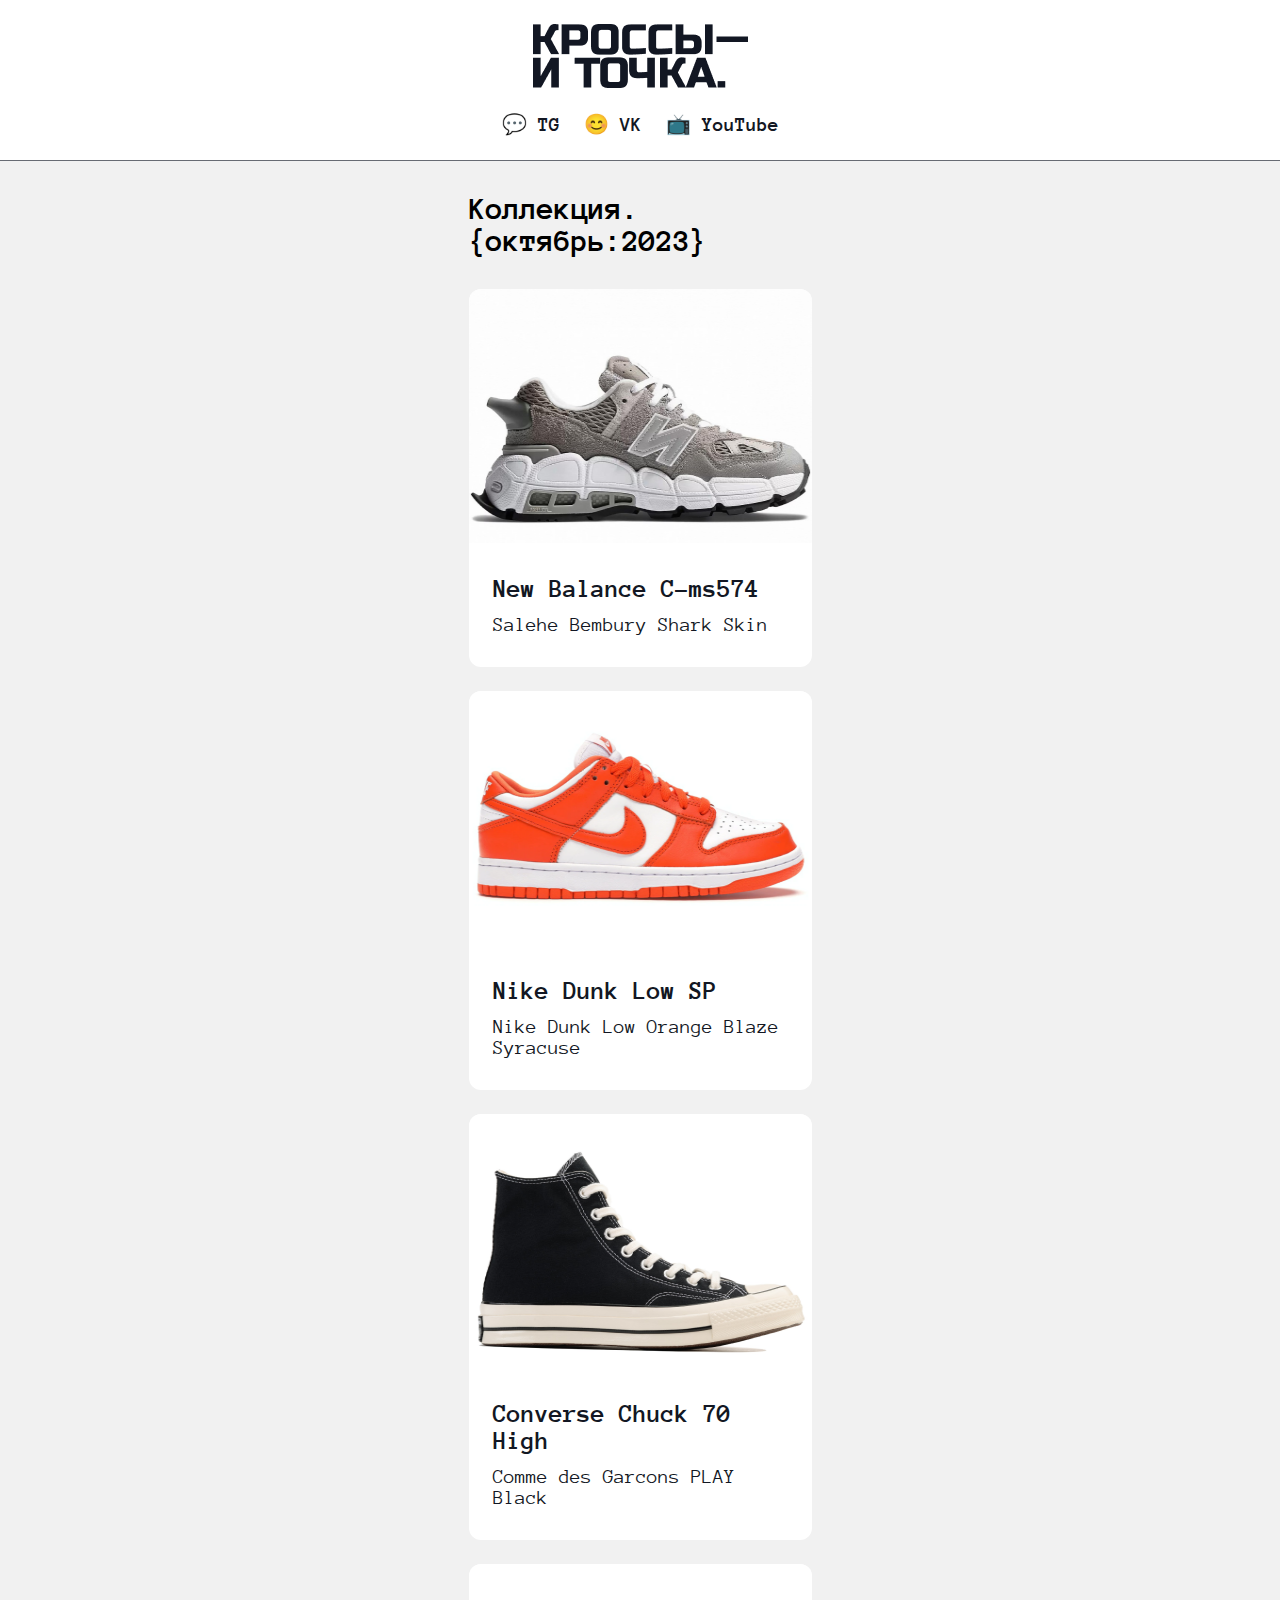
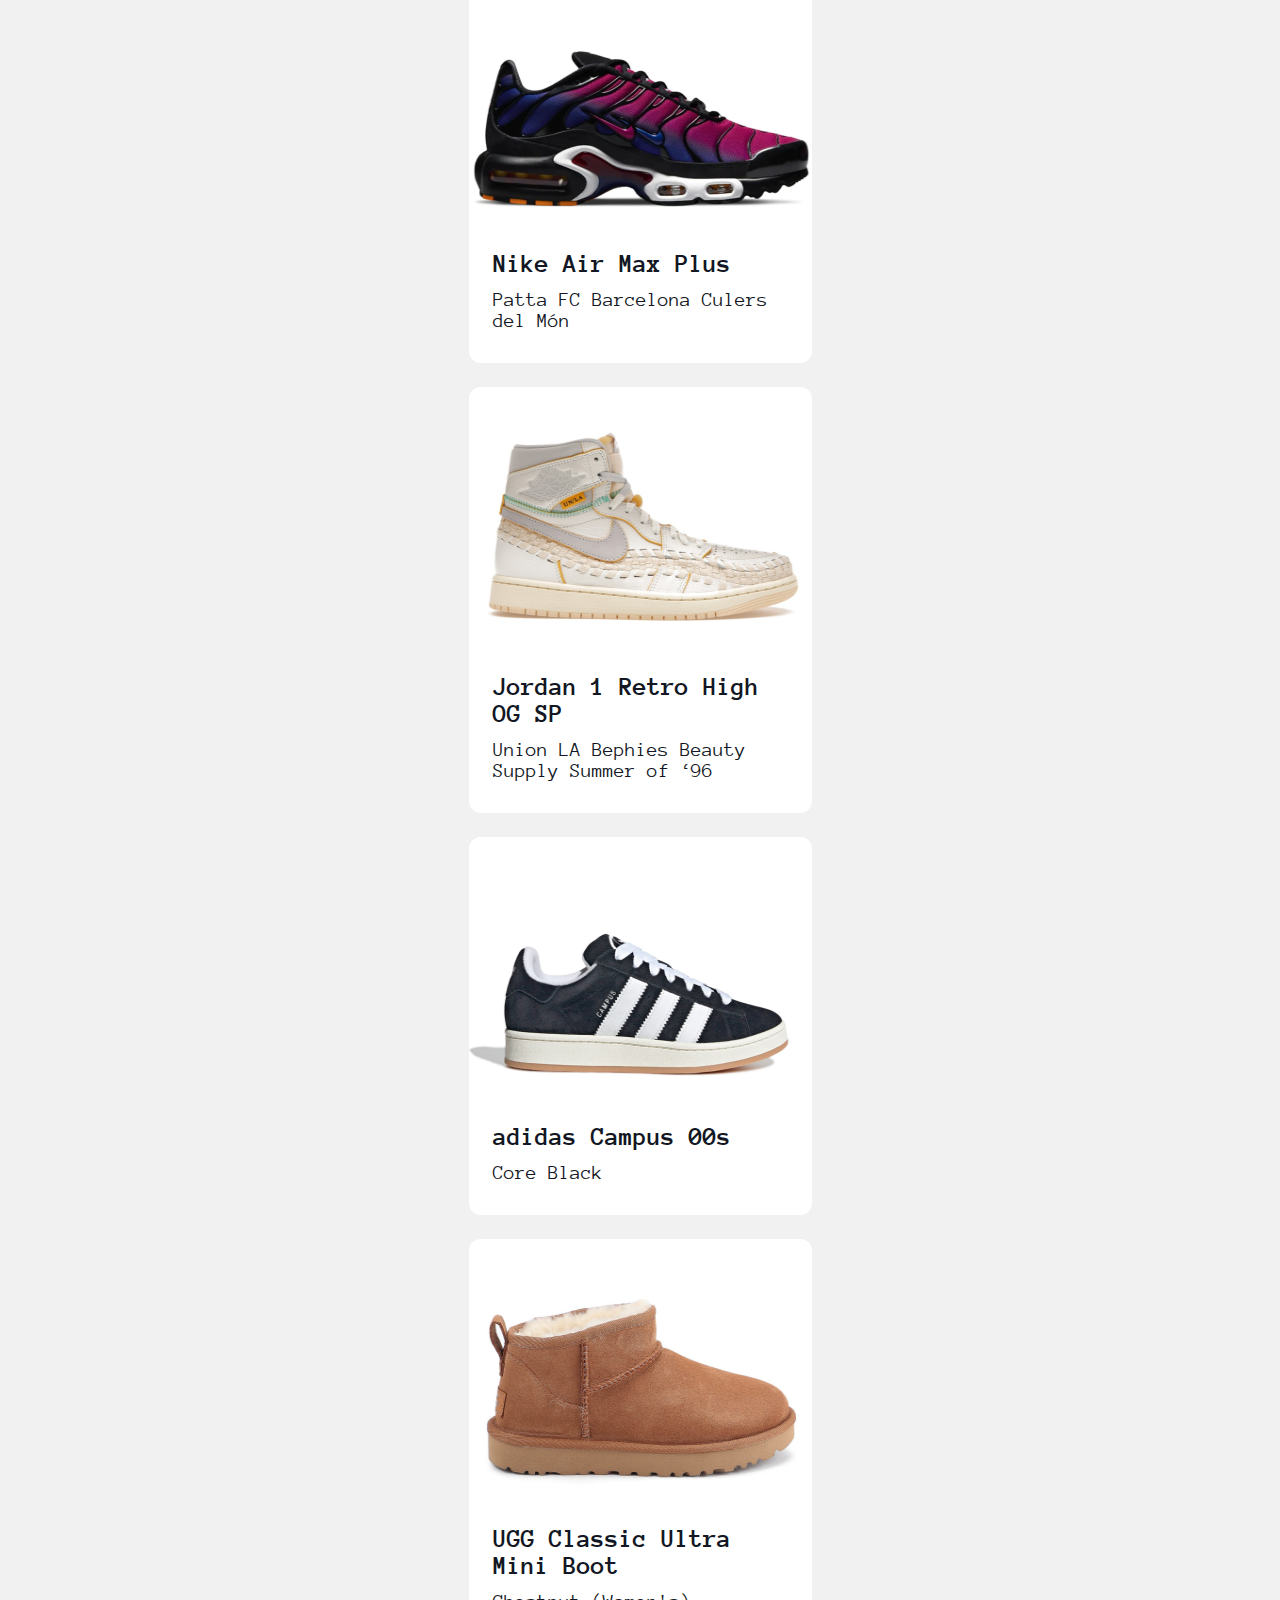
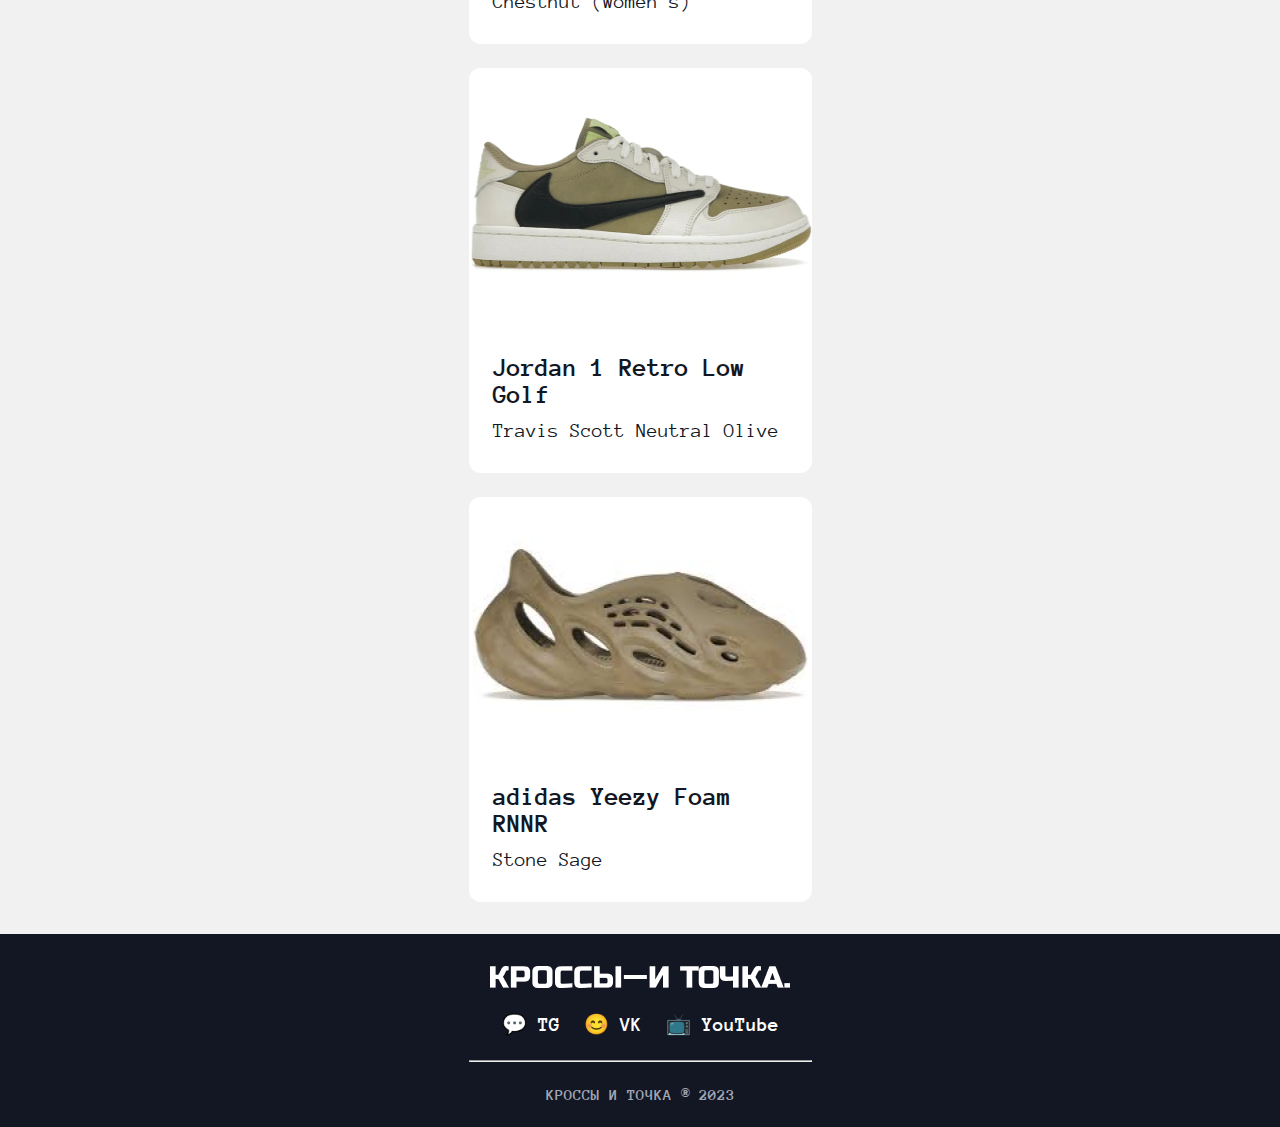
<file: index.html>
<!DOCTYPE html>
<html lang="ru">
    <head>
        <meta charset="UTF-8">
        <meta name="viewport" content="width=device-width, initial-scale=1.0"/>
        <title>Кроссы — и точка</title>
        <link rel="stylesheet" href="style.css">
        <link rel="stylesheet" href="./styles/common_style.css">
        <link rel="stylesheet" href="./styles/header.css">
        <link rel="stylesheet" href="./styles/footer.css">
    </head>

    <body class="body">
        <header class="header">
            <div class="container header_content">
                <a href="./index.html"><img class="header_logo" src="./img/logo/DarkLogo.png"></a>

                <nav class="social">
                    <ul class="social_list">
                        <li class="social_item_header"><a href="https://youtu.be/6G7HYqjBxgg?si=pOaOON23jm7wOdHf">💬 TG</a></li>
                        <li class="social_item_header"><a href="https://youtu.be/6G7HYqjBxgg?si=pOaOON23jm7wOdHf">😊 VK</a></li>
                        <li class="social_item_header"><a href="https://youtu.be/6G7HYqjBxgg?si=pOaOON23jm7wOdHf">📺 YouTube</a></li>
                    </ul>
                </nav>
            </div>
        </header>
        
        <main class="main">
            <section class="container main_content">
                <h2 class="content_title">Коллекция. {октябрь:2023}</h2>

                <div class="content_sneakers">
                    <a class="sneaker" href="./pages/page_1/index.html">
                        <img class="sneaker_img" src="./img/sneakers/sneaker6_img.png">
                                
                        <div class="info">
                            <h3 class="sneaker_title">New Balance C-ms574</h3>
                            <p class="sneaker_text">Salehe Bembury Shark Skin</p>
                        </div>
                    </a>
                    
                    <a class="sneaker" href="./pages/page_2/index.html">
                        <img class="sneaker_img" src="./img/sneakers/sneaker7_img.png">
                        
                        <div class="info">
                            <h3 class="sneaker_title">Nike Dunk Low SP</h3>
                            <p class="sneaker_text">Nike Dunk Low Orange Blaze Syracuse</p>
                        </div>
                    </a>

                    <a class="sneaker" href="./pages/page_3/index.html">
                        <img class="sneaker_img" src="./img/sneakers/sneaker4_img.png">
                        
                        <div class="info">
                            <h3 class="sneaker_title">Converse Chuck 70 High</h3>
                            <p class="sneaker_text">Comme des Garcons PLAY Black</p>
                        </div>
                    </a>

                    <a class="sneaker">
                        <img class="sneaker_img" src="./img/sneakers/sneaker1_img.png">

                        <div class="info">
                            <h3 class="sneaker_title">Nike Air Max Plus</h3>
                            <p class="sneaker_text">Patta FC Barcelona Culers del Món</p>
                        </div>
                    </a>

                    <a class="sneaker">
                        <img class="sneaker_img" src="./img/sneakers/sneaker2_img.png">
                        
                        <div class="info">
                            <h3 class="sneaker_title">Jordan 1 Retro High OG SP</h3>
                            <p class="sneaker_text">Union LA Bephies Beauty Supply Summer of ‘96</p>
                        </div>
                    </a>

                    <a class="sneaker">
                        <img class="sneaker_img" src="./img/sneakers/sneaker3_img.png">
                        
                        <div class="info">
                            <h3 class="sneaker_title">adidas Campus 00s</h3>
                            <p class="sneaker_text">Core Black</p>
                        </div>
                    </a>

                    <a class="sneaker">
                        <img class="sneaker_img" src="./img/sneakers/sneaker5_img.png">
                        
                        <div class="info">
                            <h3 class="sneaker_title">UGG Classic Ultra Mini Boot</h3>
                            <p class="sneaker_text">Chestnut (Women's)</p>
                        </div>
                    </a>

                    <a class="sneaker">
                        <img class="sneaker_img" src="./img/sneakers/sneaker8_img.png">
                        
                        <div class="info">
                            <h3 class="sneaker_title">Jordan 1 Retro Low Golf</h3>
                            <p class="sneaker_text">Travis Scott Neutral Olive</p>
                        </div>
                    </a>

                    <a class="sneaker">
                        <img class="sneaker_img" src="./img/sneakers/sneaker9_img.png">
                        
                        <div class="info">
                            <h3 class="sneaker_title">adidas Yeezy Foam RNNR</h3>
                            <p class="sneaker_text">Stone Sage</p>
                        </div>
                    </a>
                </div>
            </section>
        </main>

        <footer class="footer">
            <div class="container footer_content">
                <div class="top_box">
                    <a href="./index.html"><img class="footer_logo" src="./img/logo/LightLogo.png"></a>

                    <nav class="social">
                        <ul class="social_list">
                            <li class="social_item_footer"><a href="https://youtu.be/6G7HYqjBxgg?si=pOaOON23jm7wOdHf">💬 TG</a></li>
                            <li class="social_item_footer"><a href="https://youtu.be/6G7HYqjBxgg?si=pOaOON23jm7wOdHf">😊 VK</a></li>
                            <li class="social_item_footer"><a href="https://youtu.be/6G7HYqjBxgg?si=pOaOON23jm7wOdHf">📺 YouTube</a></li>
                        </ul>
                    </nav>
                </div>

                <div class="bottom_box">
                    <hr class="footer_line">
                    <p class="copyrights">КРОССЫ И ТОЧКА ® 2023</p>
                </div>
            </div>
        </footer>
    </body>
</html>
</file>
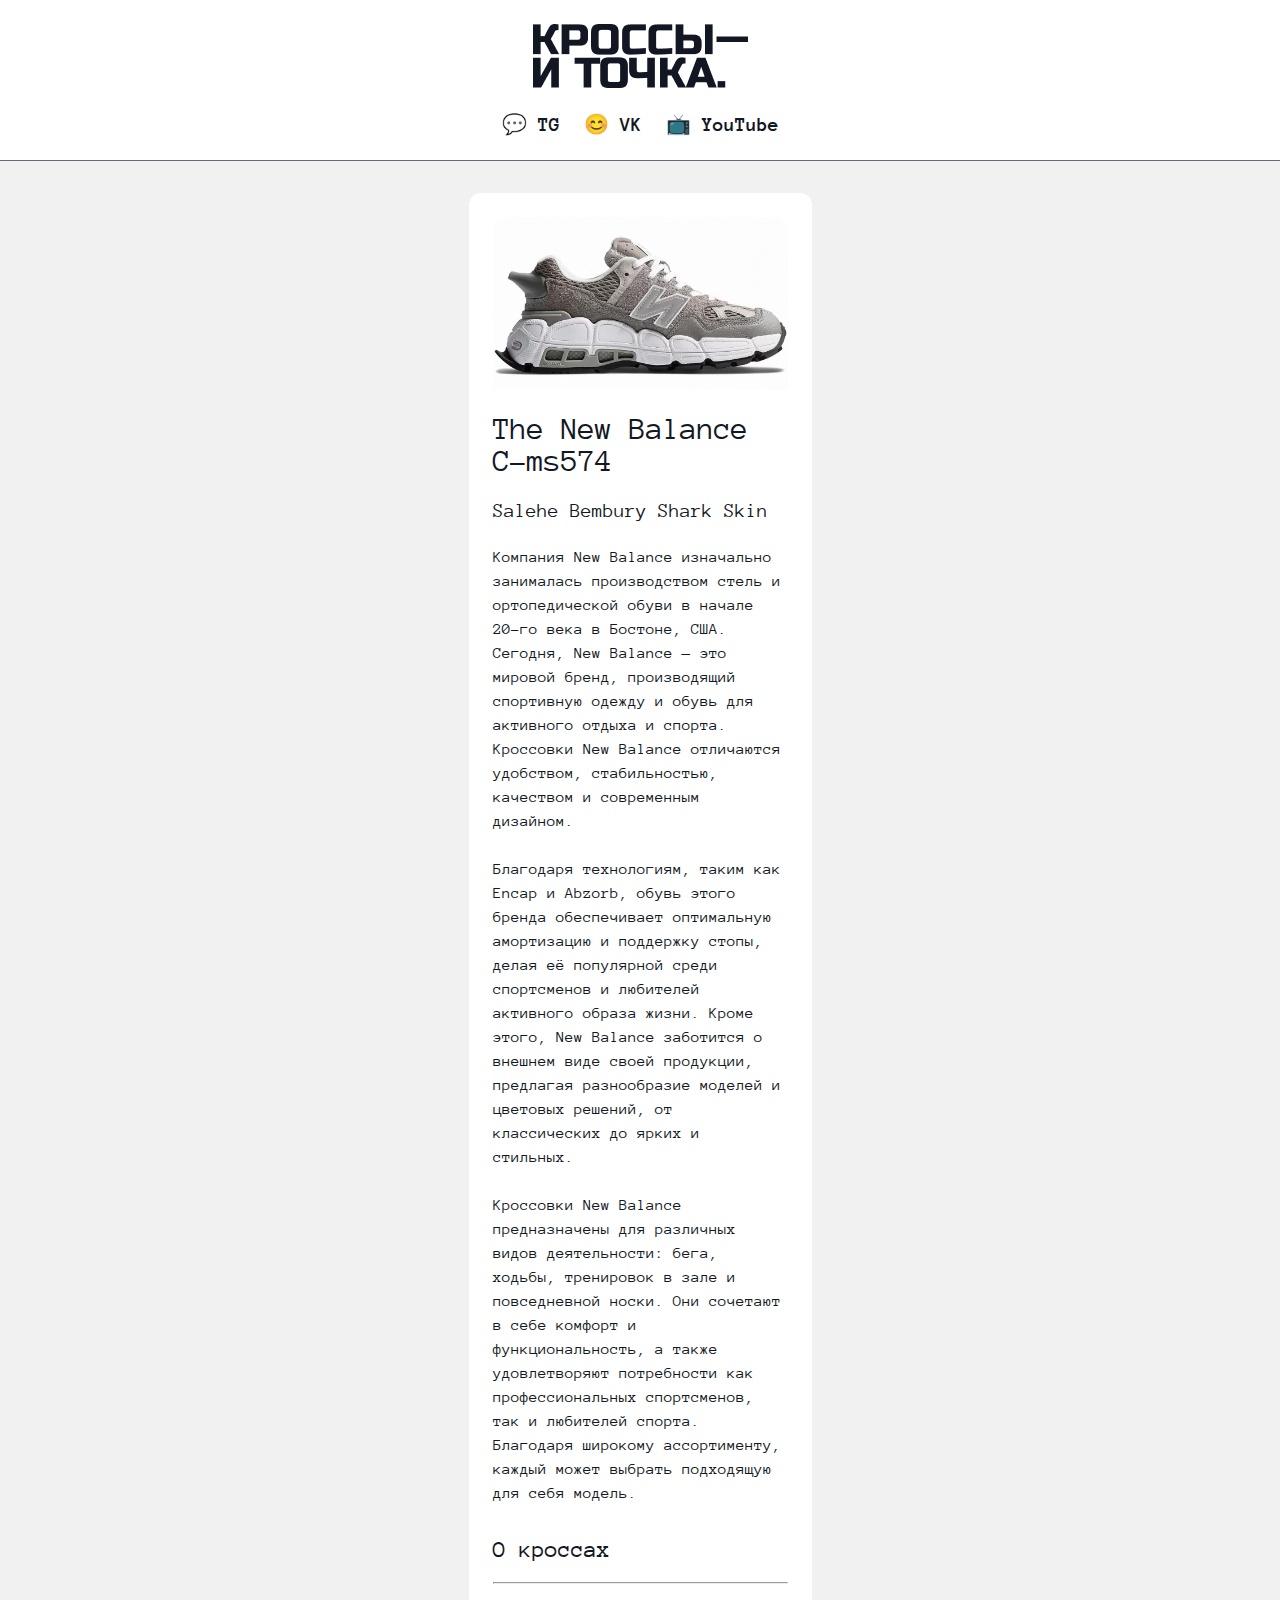
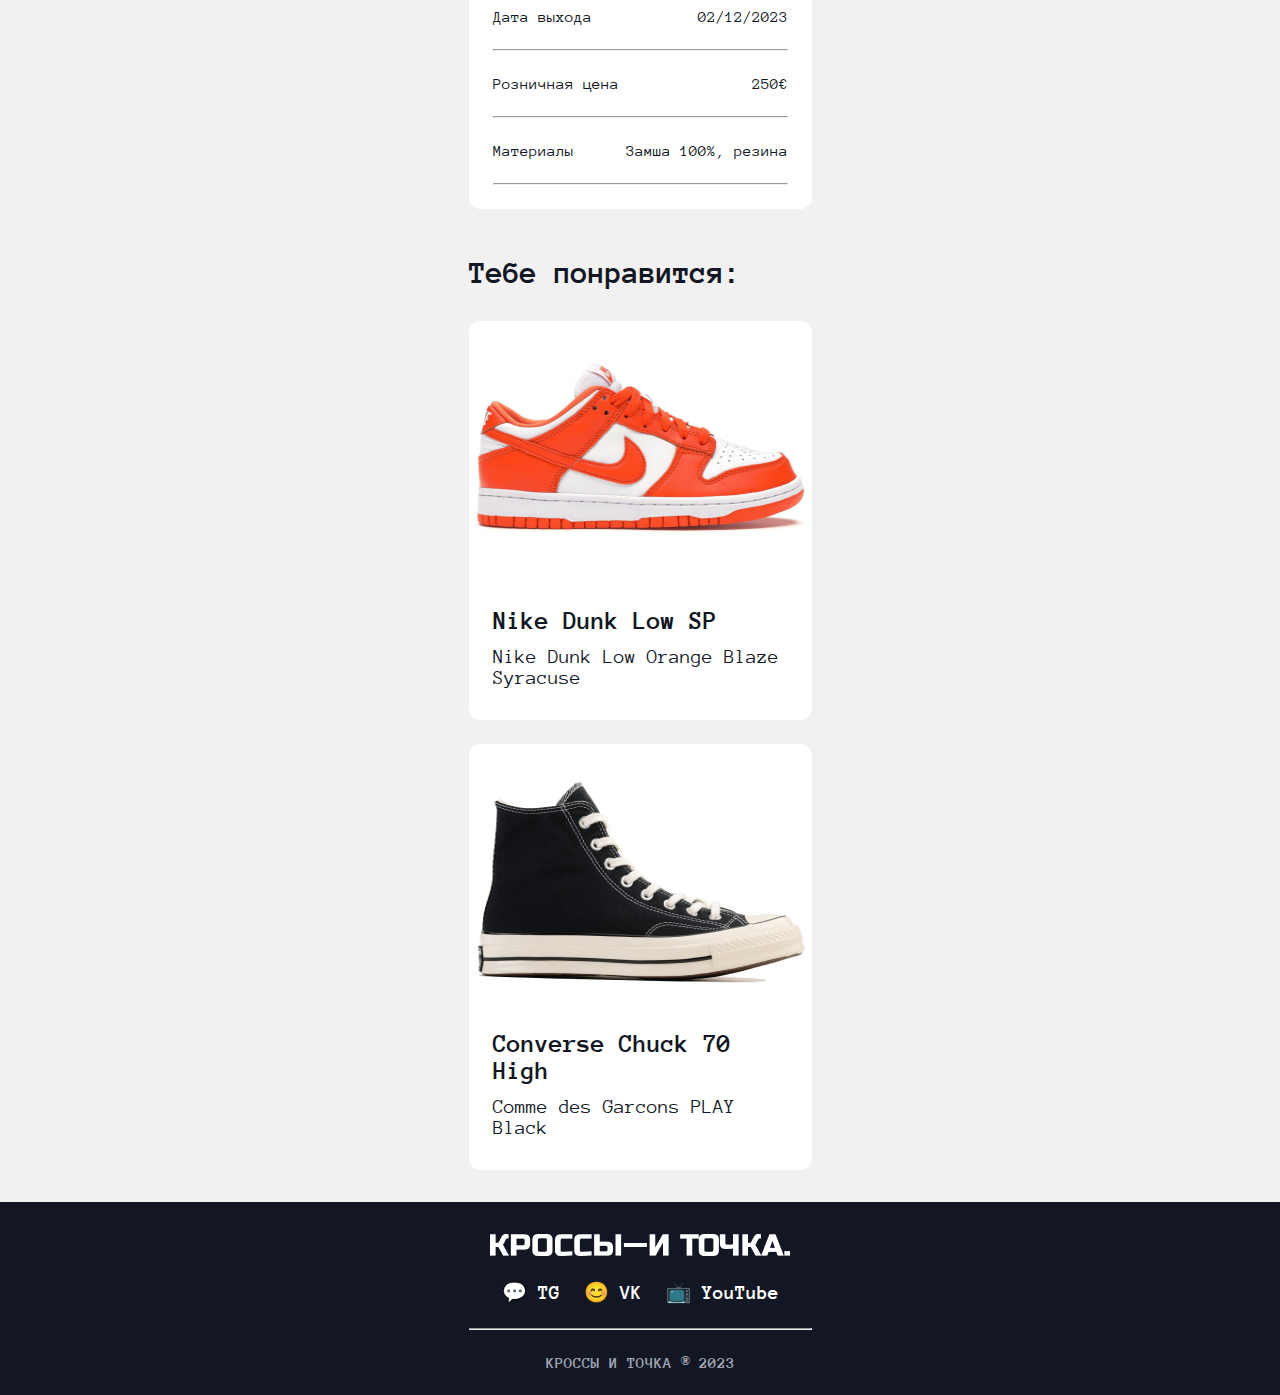
<file: pages/page_1/index.html>
<!DOCTYPE html>
<html>
    <head>
        <meta charset="UTF-8">
        <meta name="viewport" content="width=device-width, initial-scale=1.0"/>
        <title>Кроссы — и точка</title>
        <link rel="stylesheet" href="../style.css">
        <link rel="stylesheet" href="../../styles/common_style.css">
        <link rel="stylesheet" href="../../styles/header.css">
        <link rel="stylesheet" href="../../styles/footer.css">
    </head>

    <body class="body">
        <header class="header">
            <div class="container header_content">
                <a href="../../index.html"><img class="header_logo" src="../../img/logo/DarkLogo.png"></a>

                <nav class="social">
                    <ul class="social_list">
                        <li class="social_item_header"><a href="https://youtu.be/6G7HYqjBxgg?si=pOaOON23jm7wOdHf">💬 TG</a></li>
                        <li class="social_item_header"><a href="https://youtu.be/6G7HYqjBxgg?si=pOaOON23jm7wOdHf">😊 VK</a></li>
                        <li class="social_item_header"><a href="https://youtu.be/6G7HYqjBxgg?si=pOaOON23jm7wOdHf">📺 YouTube</a></li>
                    </ul>
                </nav>
            </div>
        </header>

        <main class="main">
            <section class="container main_content">
                <div class="sneaker_big">
                    <img class="sneaker_big_img" src="../../img/sneaker_pages/sneaker-1-big__img.png">

                    <div class="sneaker_big_info">
                        <h1 class="sneaker_big_title">The New Balance C-ms574</h1>
                        <h2 class="sneaker_big_subtitle">Salehe Bembury Shark Skin</h2>

                        <div class="sneaker_big_additional_info">
                            <p class="sneaker_big_text">Компания New Balance изначально занималась производством стель и ортопедической обуви в начале 20-го века в Бостоне, США. Сегодня, New Balance — это мировой бренд, производящий спортивную одежду и обувь для активного отдыха и спорта. Кроссовки New Balance отличаются удобством, стабильностью, качеством и современным дизайном.

                                Благодаря технологиям, таким как Encap и Abzorb, обувь этого бренда обеспечивает оптимальную амортизацию и поддержку стопы, делая её популярной среди спортсменов и любителей активного образа жизни. Кроме этого, New Balance заботится о внешнем виде своей продукции, предлагая разнообразие моделей и цветовых решений, от классических до ярких и стильных.

                                Кроссовки New Balance предназначены для различных видов деятельности: бега, ходьбы, тренировок в зале и повседневной носки. Они сочетают в себе комфорт и функциональность, а также удовлетворяют потребности как профессиональных спортсменов, так и любителей спорта. Благодаря широкому ассортименту, каждый может выбрать подходящую для себя модель.
                            </p>

                            <div class="sneaker_big_parameters">
                                <div class="sneaker_big_parameters_header">
                                    <h2 class="sneaker_big_parameters_title">О кроссах</h2>
                                    <hr class="sneaker_big_parameters_line">
                                </div>
                                
                                <div class="sneaker_big_parameter">
                                    <div class="sneaker_big_parameter_info">
                                        <p class="sneaker_big_parameter_title">Дата выхода</p>
                                        <p class="sneaker_big_parameter_value">02/12/2023</p>
                                    </div>
                                    <hr class="sneaker_big_parameters_line">
                                </div>

                                <div class="sneaker_big_parameter">
                                    <div class="sneaker_big_parameter_info">
                                        <p class="sneaker_big_parameter_title">Розничная цена</p>
                                        <p class="sneaker_big_parameter_value">250€</p>
                                    </div>
                                    <hr class="sneaker_big_parameters_line">
                                </div>

                                <div class="sneaker_big_parameter">
                                    <div class="sneaker_big_parameter_info">
                                        <p class="sneaker_big_parameter_title">Материалы</p>
                                        <p class="sneaker_big_parameter_value">Замша 100%, резина</p>
                                    </div>
                                    <hr class="sneaker_big_parameters_line">
                                </div>
                            </div>
                        </div>
                    </div>
                </div>

                <div class="sneaker_similar">
                    <h1 class="sneaker_similar_title">Тебе понравится:</h1>

                    <div class="sneaker_similar_sneakers">
                        <a class="sneaker" href="../page_2/index.html">
                            <img class="sneaker_img" src="../../img/sneakers/sneaker7_img.png">
                            
                            <div class="info">
                                <h3 class="sneaker_title">Nike Dunk Low SP</h3>
                                <p class="sneaker_text">Nike Dunk Low Orange Blaze Syracuse</p>
                            </div>
                        </a>

                        <a class="sneaker" href="../page_3/index.html">
                            <img class="sneaker_img" src="../../img/sneakers/sneaker4_img.png">
                            
                            <div class="info">
                                <h3 class="sneaker_title">Converse Chuck 70 High</h3>
                                <p class="sneaker_text">Comme des Garcons PLAY Black</p>
                            </div>
                        </a>
                    </div>
                </div>
            </section>
        </main>

        <footer class="footer">
            <div class="container footer_content">
                <div class="top_box">
                    <a href="../../index.html"><img class="footer_logo" src="../../img/logo/LightLogo.png"></a>

                    <nav class="social">
                        <ul class="social_list">
                            <li class="social_item_footer"><a href="https://youtu.be/6G7HYqjBxgg?si=pOaOON23jm7wOdHf">💬 TG</a></li>
                            <li class="social_item_footer"><a href="https://youtu.be/6G7HYqjBxgg?si=pOaOON23jm7wOdHf">😊 VK</a></li>
                            <li class="social_item_footer"><a href="https://youtu.be/6G7HYqjBxgg?si=pOaOON23jm7wOdHf">📺 YouTube</a></li>
                        </ul>
                    </nav>
                </div>

                <div class="bottom_box">
                    <hr class="footer_line">
                    <p class="copyrights">КРОССЫ И ТОЧКА ® 2023</p>
                </div>
            </div>
        </footer>
    </body>
</html>
</file>
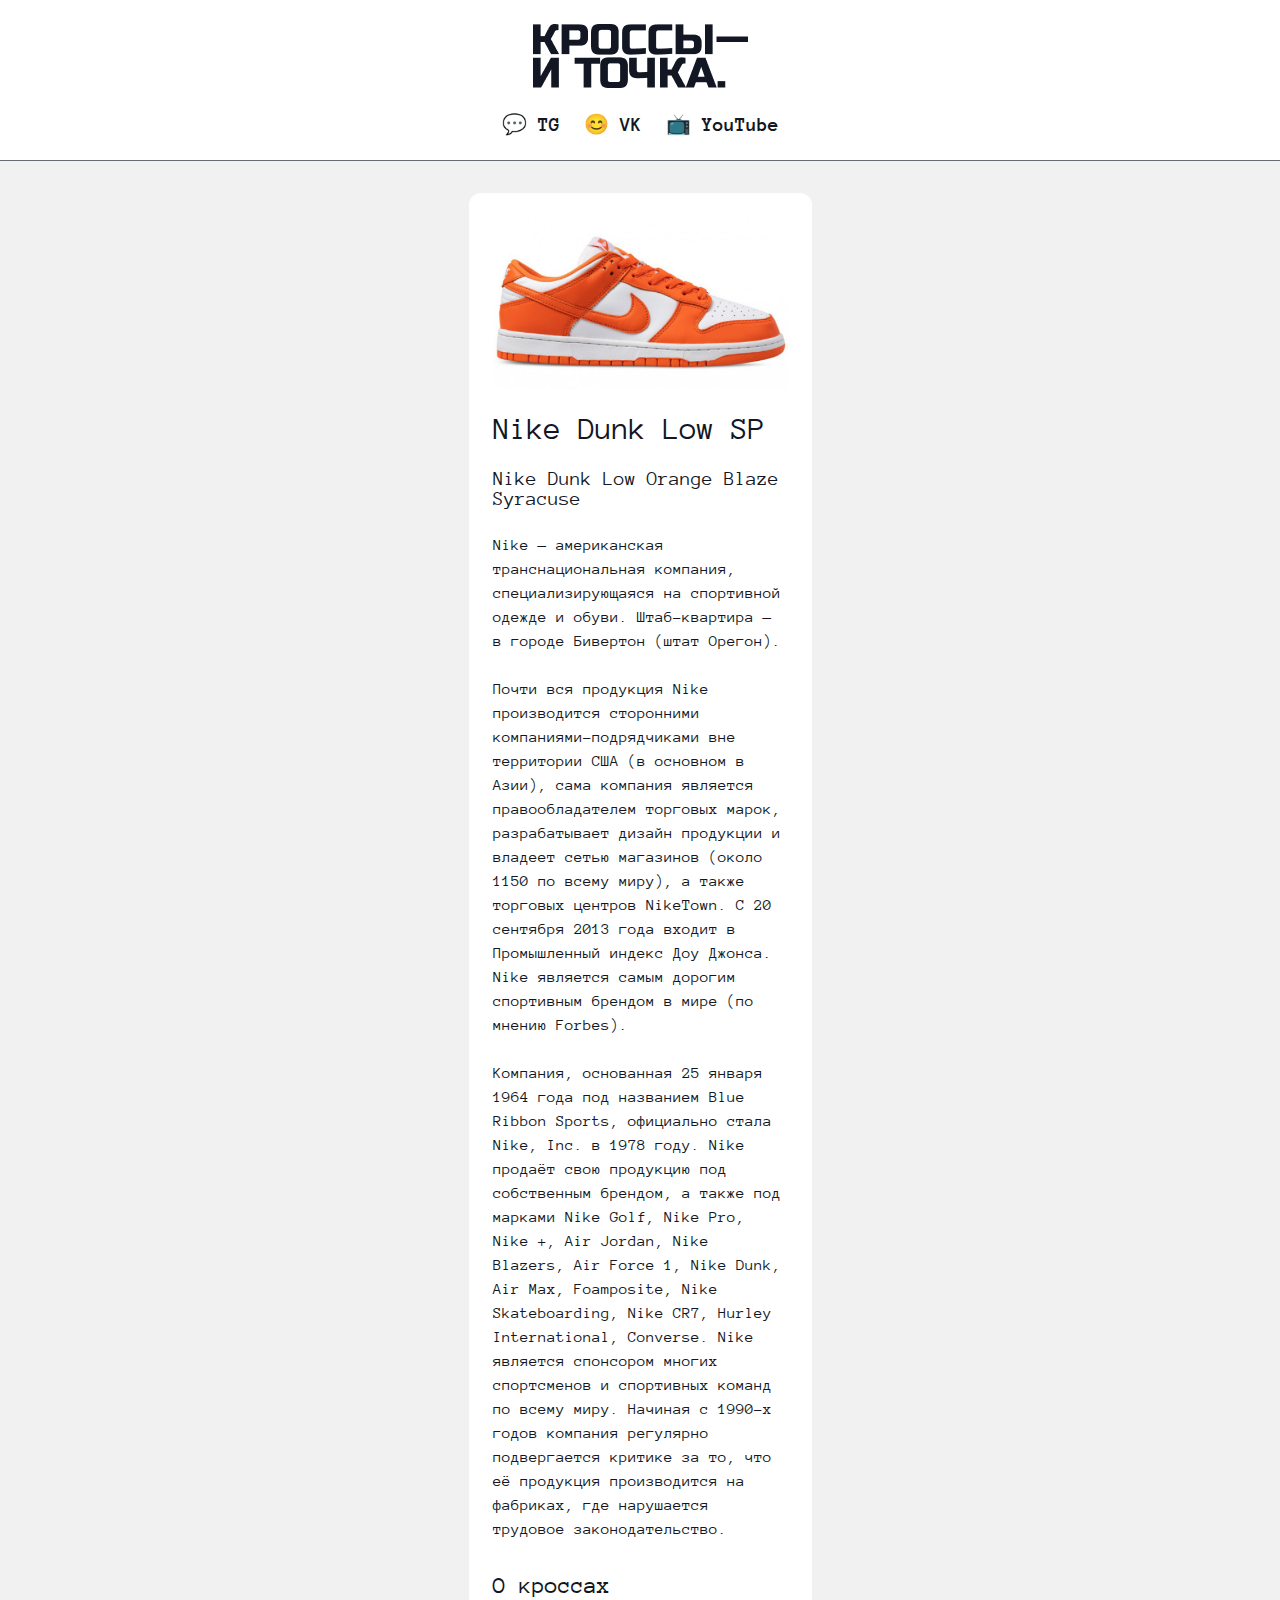
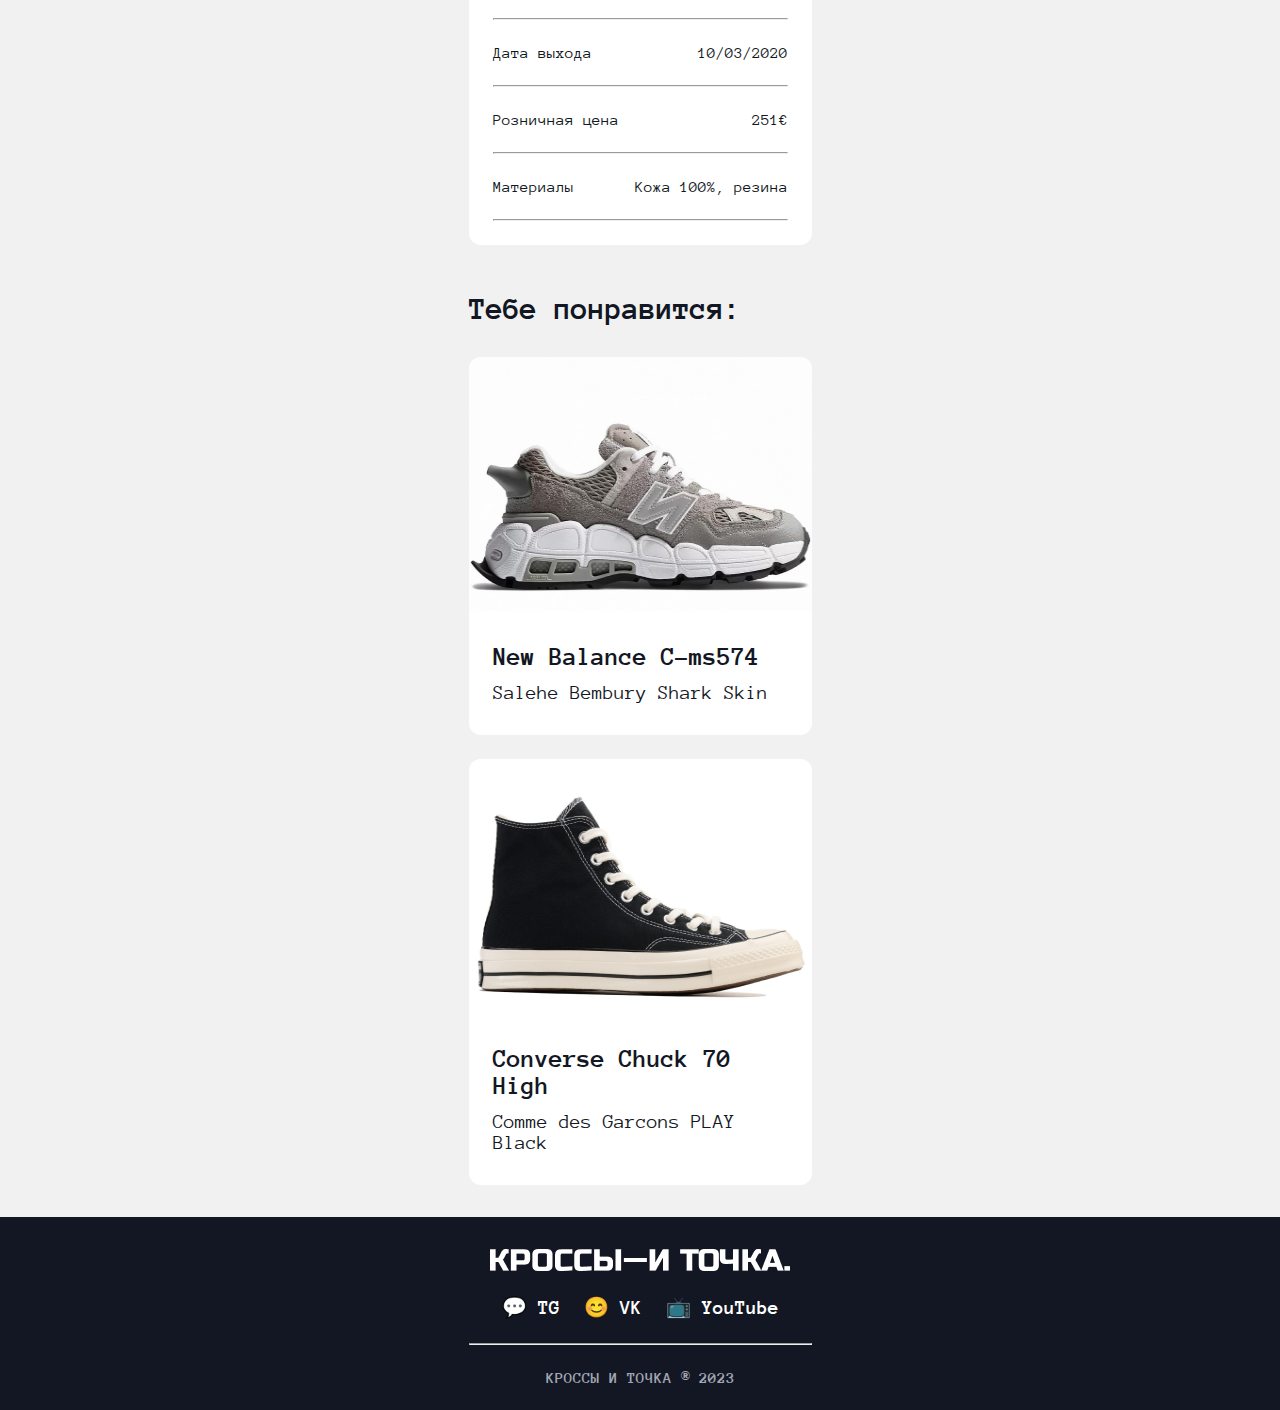
<file: pages/page_2/index.html>
<!DOCTYPE html>
<html>
    <head>
        <meta charset="UTF-8">
        <meta name="viewport" content="width=device-width, initial-scale=1.0"/>
        <title>Кроссы — и точка</title>
        <link rel="stylesheet" href="../style.css">
        <link rel="stylesheet" href="../../styles/common_style.css">
        <link rel="stylesheet" href="../../styles/header.css">
        <link rel="stylesheet" href="../../styles/footer.css">
    </head>

    <body class="body">
        <header class="header">
            <div class="container header_content">
                <a href="../../index.html"><img class="header_logo" src="../../img/logo/DarkLogo.png"></a>

                <nav class="social">
                    <ul class="social_list">
                        <li class="social_item_header"><a href="https://youtu.be/6G7HYqjBxgg?si=pOaOON23jm7wOdHf">💬 TG</a></li>
                        <li class="social_item_header"><a href="https://youtu.be/6G7HYqjBxgg?si=pOaOON23jm7wOdHf">😊 VK</a></li>
                        <li class="social_item_header"><a href="https://youtu.be/6G7HYqjBxgg?si=pOaOON23jm7wOdHf">📺 YouTube</a></li>
                    </ul>
                </nav>
            </div>
        </header>

        <main class="main">
            <section class="container main_content">
                <div class="sneaker_big">
                    <img class="sneaker_big_img" src="../../img/sneaker_pages/sneaker-2-big__img.png">

                    <div class="sneaker_big_info">
                        <h1 class="sneaker_big_title">Nike Dunk Low SP</h1>
                        <h2 class="sneaker_big_subtitle">Nike Dunk Low Orange Blaze Syracuse</h2>

                        <div class="sneaker_big_additional_info">
                            <p class="sneaker_big_text">Nike — американская транснациональная компания, специализирующаяся на спортивной одежде и обуви. Штаб-квартира — в городе Бивертон (штат Орегон).
                                
                                Почти вся продукция Nike производится сторонними компаниями-подрядчиками вне территории США (в основном в Азии), сама компания является правообладателем торговых марок, разрабатывает дизайн продукции и владеет сетью магазинов (около 1150 по всему миру), а также торговых центров NikeTown. С 20 сентября 2013 года входит в Промышленный индекс Доу Джонса. Nike является самым дорогим спортивным брендом в мире (по мнению Forbes).
                                
                                Компания, основанная 25 января 1964 года под названием Blue Ribbon Sports, официально стала Nike, Inc. в 1978 году. Nike продаёт свою продукцию под собственным брендом, а также под марками Nike Golf, Nike Pro, Nike +, Air Jordan, Nike Blazers, Air Force 1, Nike Dunk, Air Max, Foamposite, Nike Skateboarding, Nike CR7, Hurley International, Converse. Nike является спонсором многих спортсменов и спортивных команд по всему миру. Начиная с 1990-х годов компания регулярно подвергается критике за то, что её продукция производится на фабриках, где нарушается трудовое законодательство.
                            </p>

                            <div class="sneaker_big_parameters">
                                <div class="sneaker_big_parameters_header">
                                    <h2 class="sneaker_big_parameters_title">О кроссах</h2>
                                    <hr class="sneaker_big_parameters_line">
                                </div>
                                
                                <div class="sneaker_big_parameter">
                                    <div class="sneaker_big_parameter_info">
                                        <p class="sneaker_big_parameter_title">Дата выхода</p>
                                        <p class="sneaker_big_parameter_value">10/03/2020</p>
                                    </div>
                                    <hr class="sneaker_big_parameters_line">
                                </div>

                                <div class="sneaker_big_parameter">
                                    <div class="sneaker_big_parameter_info">
                                        <p class="sneaker_big_parameter_title">Розничная цена</p>
                                        <p class="sneaker_big_parameter_value">251€</p>
                                    </div>
                                    <hr class="sneaker_big_parameters_line">
                                </div>

                                <div class="sneaker_big_parameter">
                                    <div class="sneaker_big_parameter_info">
                                        <p class="sneaker_big_parameter_title">Материалы</p>
                                        <p class="sneaker_big_parameter_value">Кожа 100%, резина</p>
                                    </div>
                                    <hr class="sneaker_big_parameters_line">
                                </div>
                            </div>
                        </div>
                    </div>
                </div>

                <div class="sneaker_similar">
                    <h1 class="sneaker_similar_title">Тебе понравится:</h1>

                    <div class="sneaker_similar_sneakers">
                        <a class="sneaker" href="../page_1/index.html">
                            <img class="sneaker_img" src="../../img/sneakers/sneaker6_img.png">
                                    
                            <div class="info">
                                <h3 class="sneaker_title">New Balance C-ms574</h3>
                                <p class="sneaker_text">Salehe Bembury Shark Skin</p>
                            </div>
                        </a>

                        <a class="sneaker" href="../page_3/index.html">
                            <img class="sneaker_img" src="../../img/sneakers/sneaker4_img.png">
                            
                            <div class="info">
                                <h3 class="sneaker_title">Converse Chuck 70 High</h3>
                                <p class="sneaker_text">Comme des Garcons PLAY Black</p>
                            </div>
                        </a>
                    </div>
                </div>
            </section>
        </main>

        <footer class="footer">
            <div class="container footer_content">
                <div class="top_box">
                    <a href="../../index.html"><img class="footer_logo" src="../../img/logo/LightLogo.png"></a>

                    <nav class="social">
                        <ul class="social_list">
                            <li class="social_item_footer"><a href="https://youtu.be/6G7HYqjBxgg?si=pOaOON23jm7wOdHf">💬 TG</a></li>
                            <li class="social_item_footer"><a href="https://youtu.be/6G7HYqjBxgg?si=pOaOON23jm7wOdHf">😊 VK</a></li>
                            <li class="social_item_footer"><a href="https://youtu.be/6G7HYqjBxgg?si=pOaOON23jm7wOdHf">📺 YouTube</a></li>
                        </ul>
                    </nav>
                </div>

                <div class="bottom_box">
                    <hr class="footer_line">
                    <p class="copyrights">КРОССЫ И ТОЧКА ® 2023</p>
                </div>
            </div>
        </footer>
    </body>
</html>
</file>
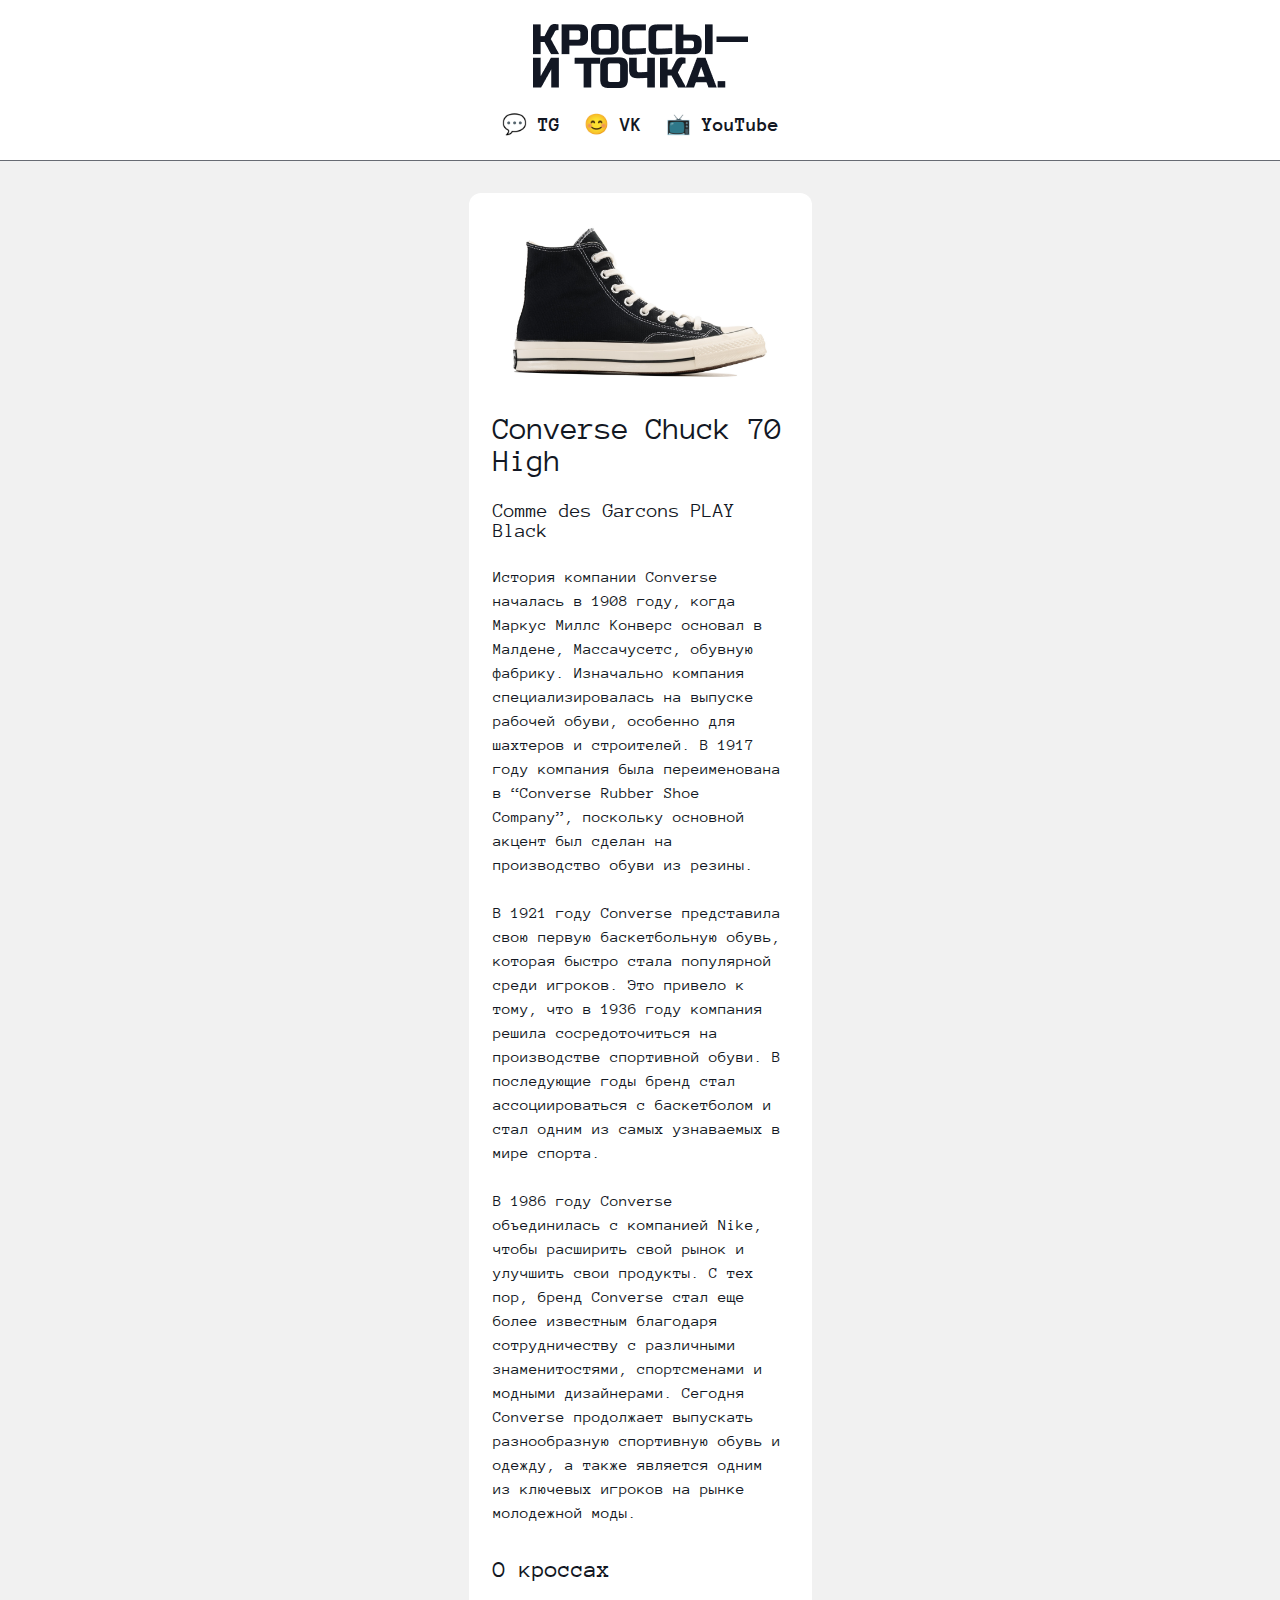
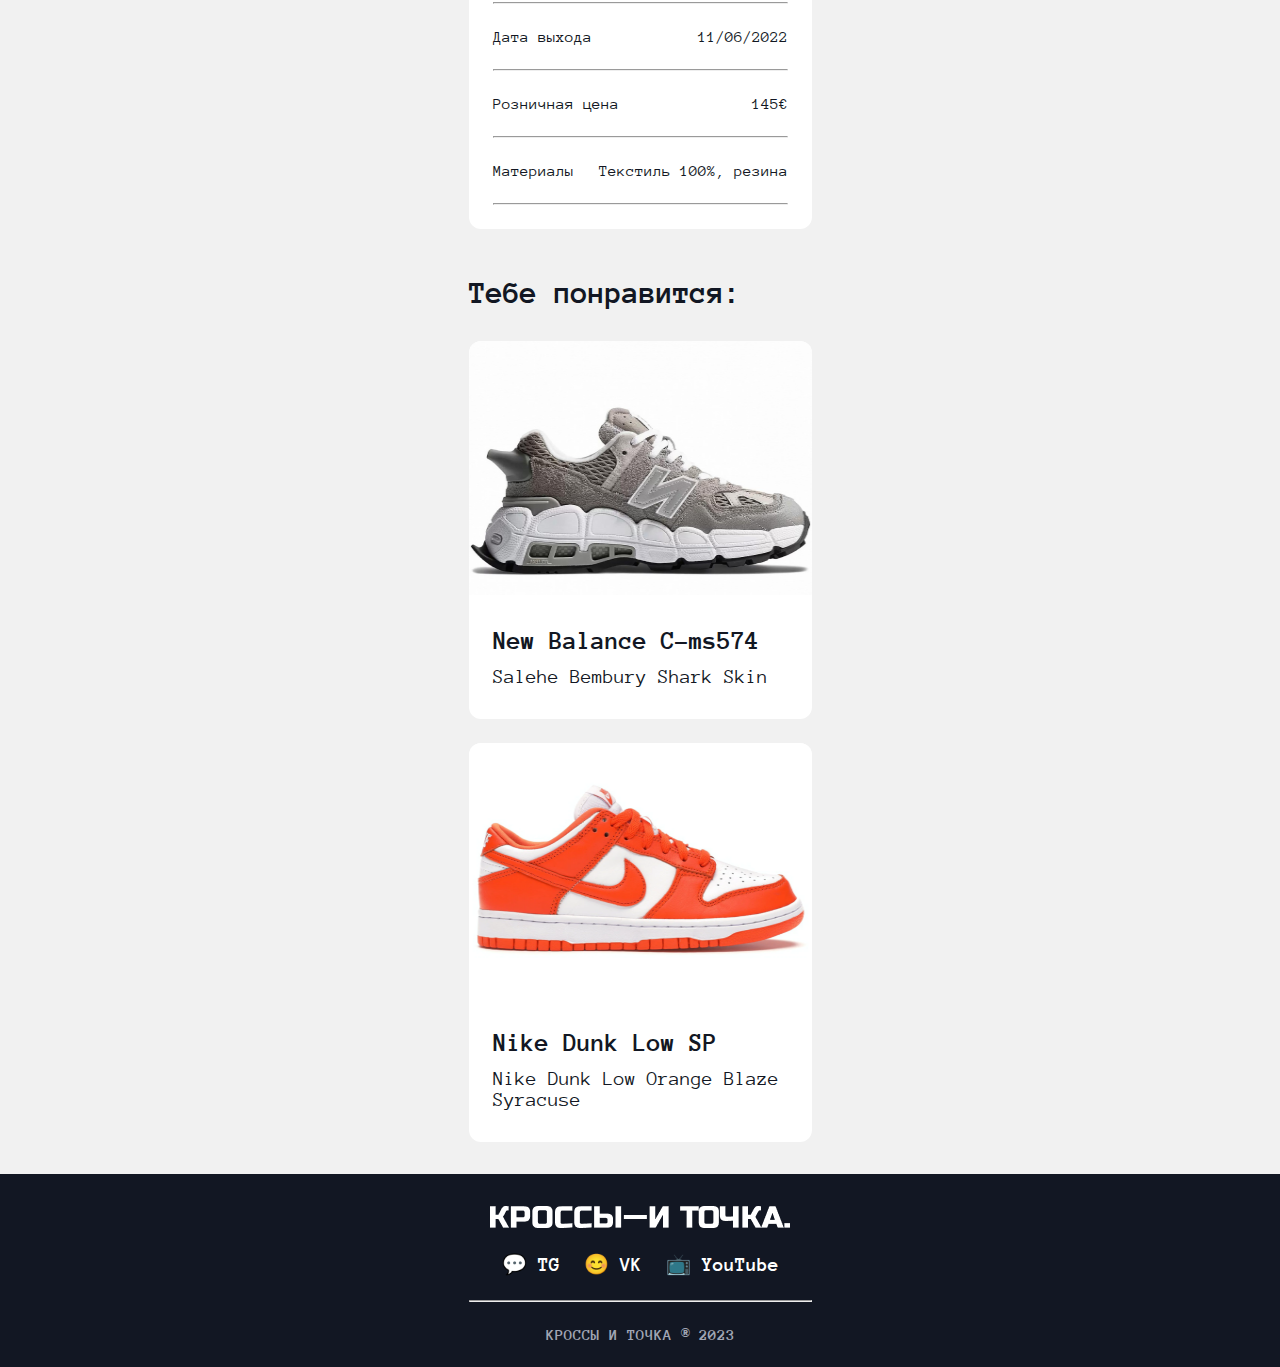
<file: pages/page_3/index.html>
<!DOCTYPE html>
<html>
    <head>
        <meta charset="UTF-8">
        <meta name="viewport" content="width=device-width, initial-scale=1.0"/>
        <title>Кроссы — и точка</title>
        <link rel="stylesheet" href="../style.css">
        <link rel="stylesheet" href="../../styles/common_style.css">
        <link rel="stylesheet" href="../../styles/header.css">
        <link rel="stylesheet" href="../../styles/footer.css">
    </head>

    <body class="body">
        <header class="header">
            <div class="container header_content">
                <a href="../../index.html"><img class="header_logo" src="../../img/logo/DarkLogo.png"></a>

                <nav class="social">
                    <ul class="social_list">
                        <li class="social_item_header"><a href="https://youtu.be/6G7HYqjBxgg?si=pOaOON23jm7wOdHf">💬 TG</a></li>
                        <li class="social_item_header"><a href="https://youtu.be/6G7HYqjBxgg?si=pOaOON23jm7wOdHf">😊 VK</a></li>
                        <li class="social_item_header"><a href="https://youtu.be/6G7HYqjBxgg?si=pOaOON23jm7wOdHf">📺 YouTube</a></li>
                    </ul>
                </nav>
            </div>
        </header>

        <main class="main">
            <section class="container main_content">
                <div class="sneaker_big">
                    <img class="sneaker_big_img" src="../../img/sneaker_pages/sneaker-3-big__img.png">

                    <div class="sneaker_big_info">
                        <h1 class="sneaker_big_title">Converse Chuck 70 High</h1>
                        <h2 class="sneaker_big_subtitle">Comme des Garcons PLAY Black</h2>

                        <div class="sneaker_big_additional_info">
                            <p class="sneaker_big_text">История компании Converse началась в 1908 году, когда Маркус Миллс Конверс основал в Малдене, Массачусетс, обувную фабрику. Изначально компания специализировалась на выпуске рабочей обуви, особенно для шахтеров и строителей. В 1917 году компания была переименована в “Converse Rubber Shoe Company”, поскольку основной акцент был сделан на производство обуви из резины.
                                
                                В 1921 году Converse представила свою первую баскетбольную обувь, которая быстро стала популярной среди игроков. Это привело к тому, что в 1936 году компания решила сосредоточиться на производстве спортивной обуви. В последующие годы бренд стал ассоциироваться с баскетболом и стал одним из самых узнаваемых в мире спорта.
                                
                                В 1986 году Converse объединилась с компанией Nike, чтобы расширить свой рынок и улучшить свои продукты. С тех пор, бренд Converse стал еще более известным благодаря сотрудничеству с различными знаменитостями, спортсменами и модными дизайнерами. Сегодня Converse продолжает выпускать разнообразную спортивную обувь и одежду, а также является одним из ключевых игроков на рынке молодежной моды.
                            </p>

                            <div class="sneaker_big_parameters">
                                <div class="sneaker_big_parameters_header">
                                    <h2 class="sneaker_big_parameters_title">О кроссах</h2>
                                    <hr class="sneaker_big_parameters_line">
                                </div>
                                
                                <div class="sneaker_big_parameter">
                                    <div class="sneaker_big_parameter_info">
                                        <p class="sneaker_big_parameter_title">Дата выхода</p>
                                        <p class="sneaker_big_parameter_value">11/06/2022</p>
                                    </div>
                                    <hr class="sneaker_big_parameters_line">
                                </div>

                                <div class="sneaker_big_parameter">
                                    <div class="sneaker_big_parameter_info">
                                        <p class="sneaker_big_parameter_title">Розничная цена</p>
                                        <p class="sneaker_big_parameter_value">145€</p>
                                    </div>
                                    <hr class="sneaker_big_parameters_line">
                                </div>

                                <div class="sneaker_big_parameter">
                                    <div class="sneaker_big_parameter_info">
                                        <p class="sneaker_big_parameter_title">Материалы</p>
                                        <p class="sneaker_big_parameter_value">Текстиль 100%, резина</p>
                                    </div>
                                    <hr class="sneaker_big_parameters_line">
                                </div>
                            </div>
                        </div>
                    </div>
                </div>

                <div class="sneaker_similar">
                    <h1 class="sneaker_similar_title">Тебе понравится:</h1>

                    <div class="sneaker_similar_sneakers">
                        <a class="sneaker" href="../page_1/index.html">
                            <img class="sneaker_img" src="../../img/sneakers/sneaker6_img.png">
                                    
                            <div class="info">
                                <h3 class="sneaker_title">New Balance C-ms574</h3>
                                <p class="sneaker_text">Salehe Bembury Shark Skin</p>
                            </div>
                        </a>

                        <a class="sneaker" href="../page_2/index.html">
                            <img class="sneaker_img" src="../../img/sneakers/sneaker7_img.png">
                            
                            <div class="info">
                                <h3 class="sneaker_title">Nike Dunk Low SP</h3>
                                <p class="sneaker_text">Nike Dunk Low Orange Blaze Syracuse</p>
                            </div>
                        </a>
                    </div>
                </div>
            </section>
        </main>

        <footer class="footer">
            <div class="container footer_content">
                <div class="top_box">
                    <a href="../../index.html"><img class="footer_logo" src="../../img/logo/LightLogo.png"></a>

                    <nav class="social">
                        <ul class="social_list">
                            <li class="social_item_footer"><a href="https://youtu.be/6G7HYqjBxgg?si=pOaOON23jm7wOdHf">💬 TG</a></li>
                            <li class="social_item_footer"><a href="https://youtu.be/6G7HYqjBxgg?si=pOaOON23jm7wOdHf">😊 VK</a></li>
                            <li class="social_item_footer"><a href="https://youtu.be/6G7HYqjBxgg?si=pOaOON23jm7wOdHf">📺 YouTube</a></li>
                        </ul>
                    </nav>
                </div>

                <div class="bottom_box">
                    <hr class="footer_line">
                    <p class="copyrights">КРОССЫ И ТОЧКА ® 2023</p>
                </div>
            </div>
        </footer>
    </body>
</html>
</file>
<file: style.css>
.main_content {
    display: flex;
    padding-top: 32px;
    padding-bottom: 32px;
    flex-direction: column;
    gap: 32px;
}

.content_title {
    font: 700 48px/100% "Anonymous Pro", monospace;
}

.content_sneakers {
    display: flex;
    flex-wrap: wrap;
    justify-content: space-between;
    align-items: baseline;
    gap: 24px;
}

@media (max-width: 1439px) {
    .content_sneakers {
        flex-direction: column;
    }

    .content_title {
        font-size: 32px;
    }
}
</file>
<file: styles/common_style.css>
@import url('https://fonts.googleapis.com/css2?family=Anonymous+Pro:wght@400;700&display=swap');

* {
    margin: 0px;
    box-sizing: border-box;
}

a {
    text-decoration: none;
}

.container {
    max-width: 1440px;
    padding-right: 150px;
    padding-left: 150px;
    margin-right: auto;
    margin-left: auto;
}

.social_list {
    display: flex;
    padding: 0;
    gap: 24px;
}

.main {
    background-color: #F1F1F1;
}

.sneaker {
    display: flex;
    flex-direction: column;
    max-width: 364px;
    background-color: #FFF;
    border-radius: 12px;
    overflow: hidden;
    transition: all ease-in-out 200ms;
}

.sneaker:hover,
.sneaker:focus {
    transform: translateY(-10px);
    box-shadow: 0px 4px 4px 0px rgba(0, 0, 0, 0.25);
}

.sneaker_img {
    width: 364px;
    height: 254px;
}

.info {
    display: flex;
    padding: 32px 24px;
    flex-direction: column;
    justify-content: center;
    gap: 12px
}

.sneaker_title {
    font: 700 26px "Anonymous Pro", monospace;
    color: #121723;
}

.sneaker_text {
    font: 400 20px "Anonymous Pro", monospace;
    color: #121723;
}

@media (max-width: 1439px) {
    .container {
        max-width: 375px;
        padding-right: 16px;
        padding-left: 16px;
    }

    .sneaker_img {
        width: 343px;
    }
}
</file>
<file: styles/header.css>
.social_item_header a:link,
.social_item_header a:visited {
    color: #121723;
}

.header {
    border-bottom: solid 1px #676B73;
}

.header_content {
    display: flex;
    padding-top: 24px;
    padding-bottom: 24px;
    justify-content: space-between;
    align-items: center;
}

.header_logo {
    display: block;
    width: 215px;
    height: 64px;
}

.social_item_header {
    display: inline-block;
    font: 700 20px "Anonymous Pro", monospace;
    color: #121723;
}

@media (max-width: 1439px) {
    .header_content {
        flex-direction: column;
        align-items: center;
        gap: 24px;
    }
}
</file>
<file: styles/footer.css>
.social_item_footer a:link,
.social_item_footer a:visited {
    color: #FFF;
}

.footer {
    background-color: #121723;
}

.footer_content {
    display: flex;
    padding-top: 32px;
    padding-bottom: 24px;
    flex-direction: column;
    align-items: center;
    gap: 32px;
}

.top_box {
    display: flex;
    justify-content: space-between;
    align-items: center;
    align-self: stretch;
}

.footer_logo {
    display: block;
    width: 300px;
    height: 22px;
}

.social_item_footer {
    display: inline-block;
    font: 700 20px "Anonymous Pro", monospace;
    color: #FFF;
}

.bottom_box {
    display: flex;
    flex-direction: column;
    align-items: center;
    align-self: stretch;
    gap: 24px;
}

.footer_line {
    width: 100%;
    height: 1px;
    background: #676B73;
}

.copyrights {
    font: 700 16px "Anonymous Pro", monospace;
    color: #A1A6B4;
}

@media (max-width: 1439px) {
    .footer_content {
        gap: 24px;
    }

    .top_box {
        flex-direction: column;
        gap: 24px;
    }
}
</file>
<file: pages/style.css>
.main_content {
    display: flex;
    padding-top: 32px;
    padding-bottom: 32px;
    flex-direction: column;
    gap: 48px;
}

.sneaker_big {
    display: flex;
    padding: 48px;
    flex-direction: column;
    gap: 32px;
    border-radius: 50px;
    background-color: #FFF;
}

.sneaker_big_img {
    width: 1044px;
    height: 600px;
}

.sneaker_big_info {
    display: flex;
    flex-direction: column;
    gap: 24px;
}

.sneaker_big_title {
    font: 400 48px/100% "Anonymous Pro", monospace;
    color: #121723;
}

.sneaker_big_subtitle {
    font: 400 36px/100% "Anonymous Pro", monospace;
    color: #121723;
}

.sneaker_big_additional_info {
    display: flex;
    gap: 32px;
}

.sneaker_big_text {
    width: 100%;
    font: 400 20px/140% "Anonymous Pro", monospace;
    color: #121723;
    white-space: pre-line;
}

.sneaker_big_parameters {
    display: flex;
    width: 100%;
    flex-direction: column;
    gap: 24px;
    align-items: stretch;
}

.sneaker_big_parameters_header {
    display: flex;
    flex-direction: column;
    gap: 20px;
}

.sneaker_big_parameters_title {
    font: 400 30px "Anonymous Pro", monospace;
    color: #121723;
}

.sneaker_big_parameters_line {
    height: 1px;
    background: #121723;
}

.sneaker_big_parameter {
    display: flex;
    flex-direction: column;
    gap: 24px;
}

.sneaker_big_parameter_info {
    display: flex;
    justify-content: space-between;
}

.sneaker_big_parameter_title,
.sneaker_big_parameter_value {
    font: 400 20px "Anonymous Pro", monospace;
    color: #121723;
}

.sneaker_similar {
    display: flex;
    flex-direction: column;
    gap: 32px;
}

.sneaker_similar_title {
    font: 700 48px/100% "Anonymous Pro", monospace;
    color: #121723;
}

.sneaker_similar_sneakers {
    display: flex;
    align-items: baseline;
    gap: 24px;
}

@media (max-width: 1439px) {
    .sneaker_big {
        padding: 24px;
        gap: 24px;
        border-radius: 12px;
    }

    .sneaker_big_img {
        width: 295px;
        height: 172px;
    }

    .sneaker_big_title {
        font-size: 32px;
    }

    .sneaker_big_subtitle {
        font-size: 20px;
    }

    .sneaker_big_additional_info {
        flex-direction: column;
    }

    .sneaker_big_text {
        font-size: 16px;
        line-height: 150%;
    }

    .sneaker_big_parameters_title {
        font-size: 24px;
    }

    .sneaker_big_parameter_title,
    .sneaker_big_parameter_value {
        font-size: 16px;
    }

    .sneaker_similar_title {
        font-size: 32px;
    }

    .sneaker_similar_sneakers {
        flex-direction: column;
    }
}
</file>
